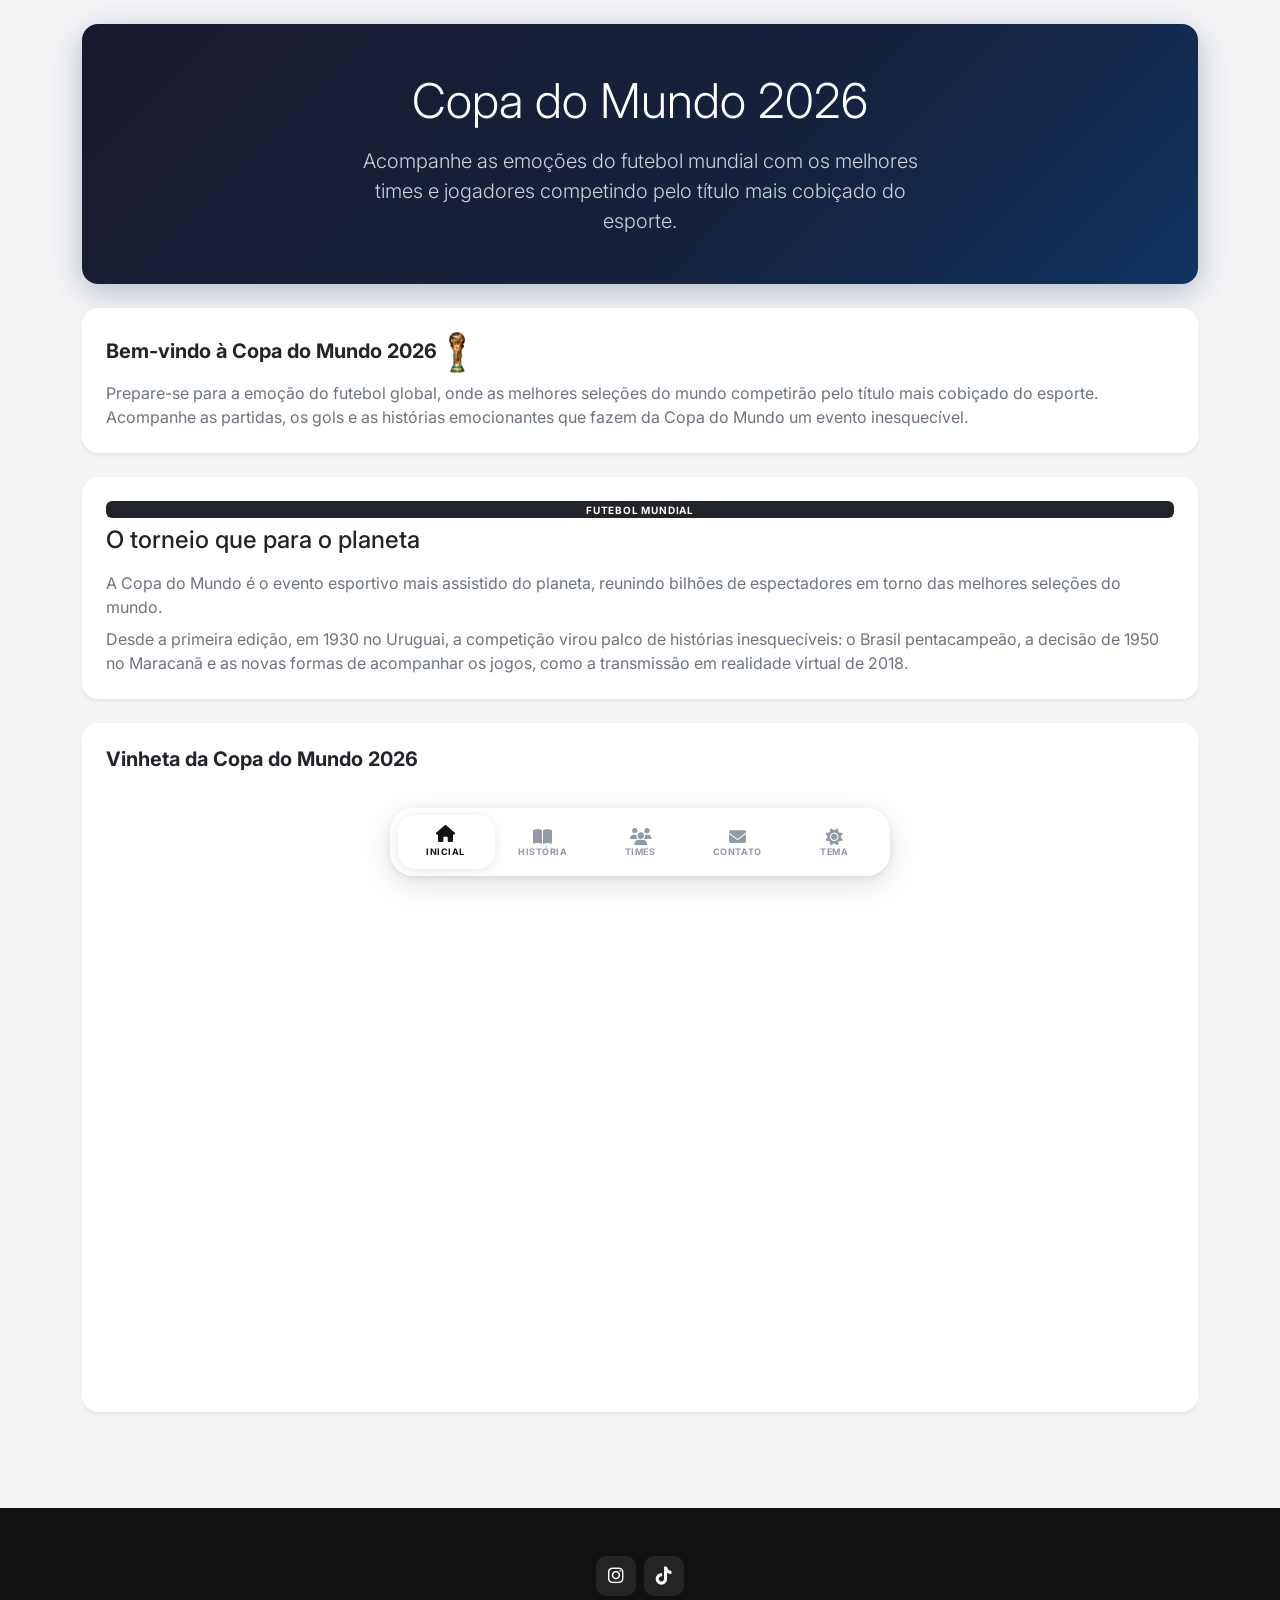
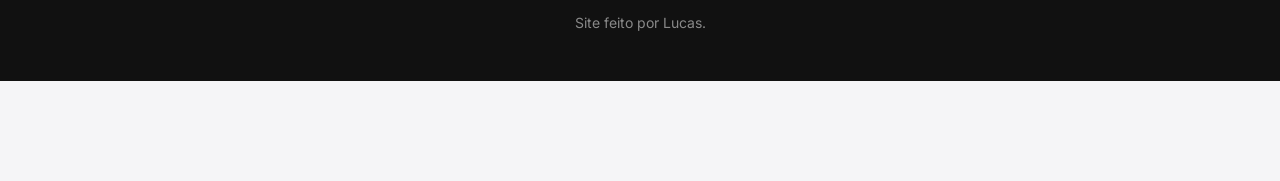
<file: index.html>
﻿<!DOCTYPE html>
<html lang="pt-br">
<head>
    <meta charset="UTF-8">
    <meta name="viewport" content="width=device-width, initial-scale=1.0">
    <title>Copa do Mundo 2026</title>
    <link rel="stylesheet" href="https://cdn.jsdelivr.net/npm/bootstrap@5.3.3/dist/css/bootstrap.min.css">
    <link rel="stylesheet" href="https://cdnjs.cloudflare.com/ajax/libs/font-awesome/6.5.2/css/all.min.css">
    <link href="https://fonts.googleapis.com/css2?family=Inter:wght@400;600;700;800&display=swap" rel="stylesheet">
    <link rel="stylesheet" href="style.css">
</head>
<body>

    <header>
        <nav class="liquid-nav" aria-label="Navegação principal">
            <ul class="liquid-nav__list">
                <span class="liquid-nav__indicator"></span>
                <li class="liquid-nav__item pre-active">
                    <a href="index.html" class="liquid-nav__link">
                        <span class="liquid-nav__icon"><i class="fa-solid fa-house"></i></span>
                        <span class="liquid-nav__label">Inicial</span>
                    </a>
                </li>
                <li class="liquid-nav__item">
                    <a href="historia.html" class="liquid-nav__link">
                        <span class="liquid-nav__icon"><i class="fa-solid fa-book-open"></i></span>
                        <span class="liquid-nav__label">História</span>
                    </a>
                </li>
                <li class="liquid-nav__item">
                    <a href="participantes.html" class="liquid-nav__link">
                        <span class="liquid-nav__icon"><i class="fa-solid fa-users"></i></span>
                        <span class="liquid-nav__label">Times</span>
                    </a>
                </li>
                <li class="liquid-nav__item">
                    <a href="contatos.html" class="liquid-nav__link">
                        <span class="liquid-nav__icon"><i class="fa-solid fa-envelope"></i></span>
                        <span class="liquid-nav__label">Contato</span>
                    </a>
                </li>
                <li class="liquid-nav__item">
                    <button class="liquid-nav__link theme-toggle" type="button" aria-label="Alterar tema">
                        <span class="liquid-nav__icon"><i class="fa-solid fa-sun"></i></span>
                        <span class="liquid-nav__label">Tema</span>
                    </button>
                </li>
            </ul>
        </nav>
    </header>

    <main class="container py-4 pb-5 mb-5">

        <div class="hero-banner rounded-4 text-white text-center p-5 mb-4">
            <h1 class="display-5 fw-black mb-3">Copa do Mundo 2026</h1>
            <p class="lead mb-0 mx-auto" style="max-width:560px;opacity:.8;">
                Acompanhe as emoções do futebol mundial com os melhores times e jogadores competindo pelo título mais cobiçado do esporte.
            </p>
        </div>

        <div class="card border-0 shadow-sm rounded-4 p-4 mb-4">
            <h2 class="h5 fw-bold mb-2">
                Bem-vindo à Copa do Mundo 2026
                <img src="img/R.png" alt="" width="22" class="ms-1">
            </h2>
            <p class="text-secondary mb-0">
                Prepare-se para a emoção do futebol global, onde as melhores seleções do mundo competirão pelo título mais cobiçado do esporte. Acompanhe as partidas, os gols e as histórias emocionantes que fazem da Copa do Mundo um evento inesquecível.
            </p>
        </div>

        <div class="card border-0 shadow-sm rounded-4 p-4 mb-4 info-card">
            <span class="badge bg-dark mb-2 text-uppercase" style="letter-spacing:.08em;font-size:10px;">Futebol Mundial</span>
            <h2 class="h4 fw-black mb-3">O torneio que para o planeta</h2>
            <p class="text-secondary mb-2">
                A Copa do Mundo é o evento esportivo mais assistido do planeta, reunindo bilhões de espectadores em torno das melhores seleções do mundo.
            </p>
            <p class="text-secondary mb-0">
                Desde a primeira edição, em 1930 no Uruguai, a competição virou palco de histórias inesquecíveis: o Brasil pentacampeão, a decisão de 1950 no Maracanã e as novas formas de acompanhar os jogos, como a transmissão em realidade virtual de 2018.
            </p>
        </div>

        <div class="card border-0 shadow-sm rounded-4 p-4">
            <h2 class="h5 fw-bold mb-3">Vinheta da Copa do Mundo 2026</h2>
            <div class="ratio ratio-16x9 rounded-3 overflow-hidden">
                <iframe src="https://www.youtube.com/embed/Y8CbMkfu-qU?si=FJ_qscVRclZ0ne6s"
                    title="YouTube video player"
                    allow="accelerometer; autoplay; clipboard-write; encrypted-media; gyroscope; picture-in-picture; web-share"
                    allowfullscreen></iframe>
            </div>
        </div>

    </main>

    <footer class="footer-custom text-white text-center py-5">
        <div class="d-flex justify-content-center gap-2 mb-3">
            <a href="https://www.instagram.com/elucas._07" class="social-btn" aria-label="Instagram"><i class="fa-brands fa-instagram"></i></a>
            <a href="https://www.tiktok.com/@elucas._07" class="social-btn" aria-label="TikTok"><i class="fa-brands fa-tiktok"></i></a>
        </div>
        <p class="mb-0 small opacity-50">Site feito por Lucas.</p>
    </footer>

    <script src="https://cdn.jsdelivr.net/npm/bootstrap@5.3.3/dist/js/bootstrap.bundle.min.js"></script>
    <script src="script.js"></script>
</body>
</html>
</file>
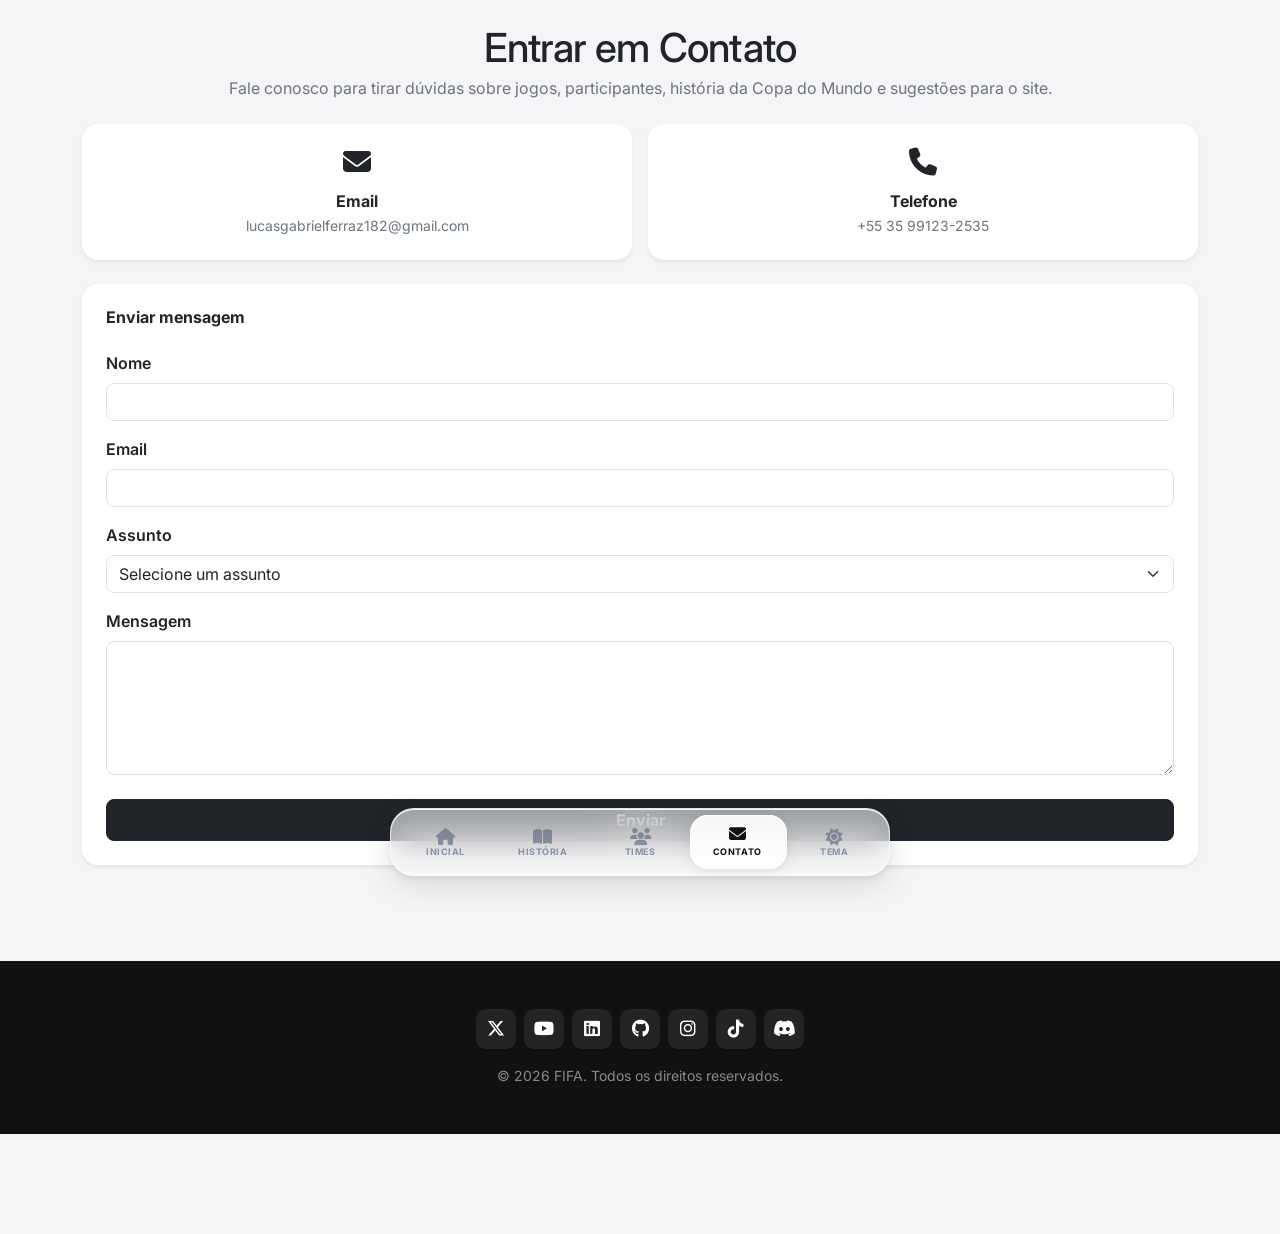
<file: contatos.html>
<!DOCTYPE html>
<html lang="pt-br">
<head>
    <meta charset="UTF-8">
    <meta name="viewport" content="width=device-width, initial-scale=1.0">
    <title>Contato – Copa do Mundo 2026</title>
    <link rel="stylesheet" href="https://cdn.jsdelivr.net/npm/bootstrap@5.3.3/dist/css/bootstrap.min.css">
    <link rel="stylesheet" href="https://cdnjs.cloudflare.com/ajax/libs/font-awesome/6.5.2/css/all.min.css">
    <link href="https://fonts.googleapis.com/css2?family=Inter:wght@400;600;700;800&display=swap" rel="stylesheet">
    <link rel="stylesheet" href="style.css">
</head>
<body>

    <header>
        <nav class="liquid-nav" aria-label="Navegação principal">
            <ul class="liquid-nav__list">
                <span class="liquid-nav__indicator"></span>
                <li class="liquid-nav__item">
                    <a href="index.html" class="liquid-nav__link">
                        <span class="liquid-nav__icon"><i class="fa-solid fa-house"></i></span>
                        <span class="liquid-nav__label">Inicial</span>
                    </a>
                </li>
                <li class="liquid-nav__item">
                    <a href="historia.html" class="liquid-nav__link">
                        <span class="liquid-nav__icon"><i class="fa-solid fa-book-open"></i></span>
                        <span class="liquid-nav__label">História</span>
                    </a>
                </li>
                <li class="liquid-nav__item">
                    <a href="participantes.html" class="liquid-nav__link">
                        <span class="liquid-nav__icon"><i class="fa-solid fa-users"></i></span>
                        <span class="liquid-nav__label">Times</span>
                    </a>
                </li>
                <li class="liquid-nav__item pre-active">
                    <a href="contatos.html" class="liquid-nav__link">
                        <span class="liquid-nav__icon"><i class="fa-solid fa-envelope"></i></span>
                        <span class="liquid-nav__label">Contato</span>
                    </a>
                </li>
                <li class="liquid-nav__item">
                    <button class="liquid-nav__link theme-toggle" type="button" aria-label="Alterar tema">
                        <span class="liquid-nav__icon"><i class="fa-solid fa-sun"></i></span>
                        <span class="liquid-nav__label">Tema</span>
                    </button>
                </li>
            </ul>
        </nav>
    </header>

    <main class="container py-4 pb-5 mb-5 d-flex flex-column gap-4">

        <div class="text-center">
            <h1 class="fw-black mb-1" style="letter-spacing:-0.02em;">Entrar em Contato</h1>
            <p class="text-secondary mb-0">Fale conosco para tirar dúvidas sobre jogos, participantes, história da Copa do Mundo e sugestões para o site.</p>
        </div>

        <div class="row g-3">
            <div class="col-sm-6">
                <div class="card border-0 shadow-sm rounded-4 p-4 text-center h-100">
                    <i class="fa-solid fa-envelope fs-3 mb-3"></i>
                    <h2 class="h6 fw-bold mb-1">Email</h2>
                    <p class="text-secondary small mb-0">lucasgabrielferraz182@gmail.com</p>
                </div>
            </div>
            <div class="col-sm-6">
                <div class="card border-0 shadow-sm rounded-4 p-4 text-center h-100">
                    <i class="fa-solid fa-phone fs-3 mb-3"></i>
                    <h2 class="h6 fw-bold mb-1">Telefone</h2>
                    <p class="text-secondary small mb-0">+55 35 99123-2535</p>
                </div>
            </div>
        </div>

        <div class="card border-0 shadow-sm rounded-4 p-4">
            <h2 class="h6 fw-bold mb-4">Enviar mensagem</h2>
            <form action="#" method="post">
                <div class="mb-3">
                    <label for="nome" class="form-label fw-semibold">Nome</label>
                    <input type="text" id="nome" name="nome" class="form-control rounded-3" required>
                </div>
                <div class="mb-3">
                    <label for="email" class="form-label fw-semibold">Email</label>
                    <input type="email" id="email" name="email" class="form-control rounded-3" required>
                </div>
                <div class="mb-3">
                    <label for="assunto" class="form-label fw-semibold">Assunto</label>
                    <select id="assunto" name="assunto" class="form-select rounded-3" required>
                        <option value="">Selecione um assunto</option>
                        <option value="jogos">Jogos e calendário</option>
                        <option value="participantes">Seleções participantes</option>
                        <option value="historia">História da Copa</option>
                        <option value="sugestao">Sugestão para o site</option>
                    </select>
                </div>
                <div class="mb-4">
                    <label for="mensagem" class="form-label fw-semibold">Mensagem</label>
                    <textarea id="mensagem" name="mensagem" rows="5" class="form-control rounded-3" required></textarea>
                </div>
                <button type="submit" class="btn btn-dark w-100 rounded-3 py-2 fw-bold">
                    Enviar
                </button>
            </form>
        </div>

    </main>

    <footer class="footer-custom text-white text-center py-5">
        <div class="d-flex justify-content-center flex-wrap gap-2 mb-3">
            <a href="#" class="social-btn" aria-label="X"><i class="fa-brands fa-x-twitter"></i></a>
            <a href="#" class="social-btn" aria-label="YouTube"><i class="fa-brands fa-youtube"></i></a>
            <a href="#" class="social-btn" aria-label="LinkedIn"><i class="fa-brands fa-linkedin"></i></a>
            <a href="#" class="social-btn" aria-label="GitHub"><i class="fa-brands fa-github"></i></a>
            <a href="#" class="social-btn" aria-label="Instagram"><i class="fa-brands fa-instagram"></i></a>
            <a href="#" class="social-btn" aria-label="TikTok"><i class="fa-brands fa-tiktok"></i></a>
            <a href="#" class="social-btn" aria-label="Discord"><i class="fa-brands fa-discord"></i></a>
        </div>
        <p class="mb-0 small opacity-50">&copy; 2026 FIFA. Todos os direitos reservados.</p>
    </footer>

    <script src="https://cdn.jsdelivr.net/npm/bootstrap@5.3.3/dist/js/bootstrap.bundle.min.js"></script>
    <script src="script.js"></script>
</body>
</html>
</file>
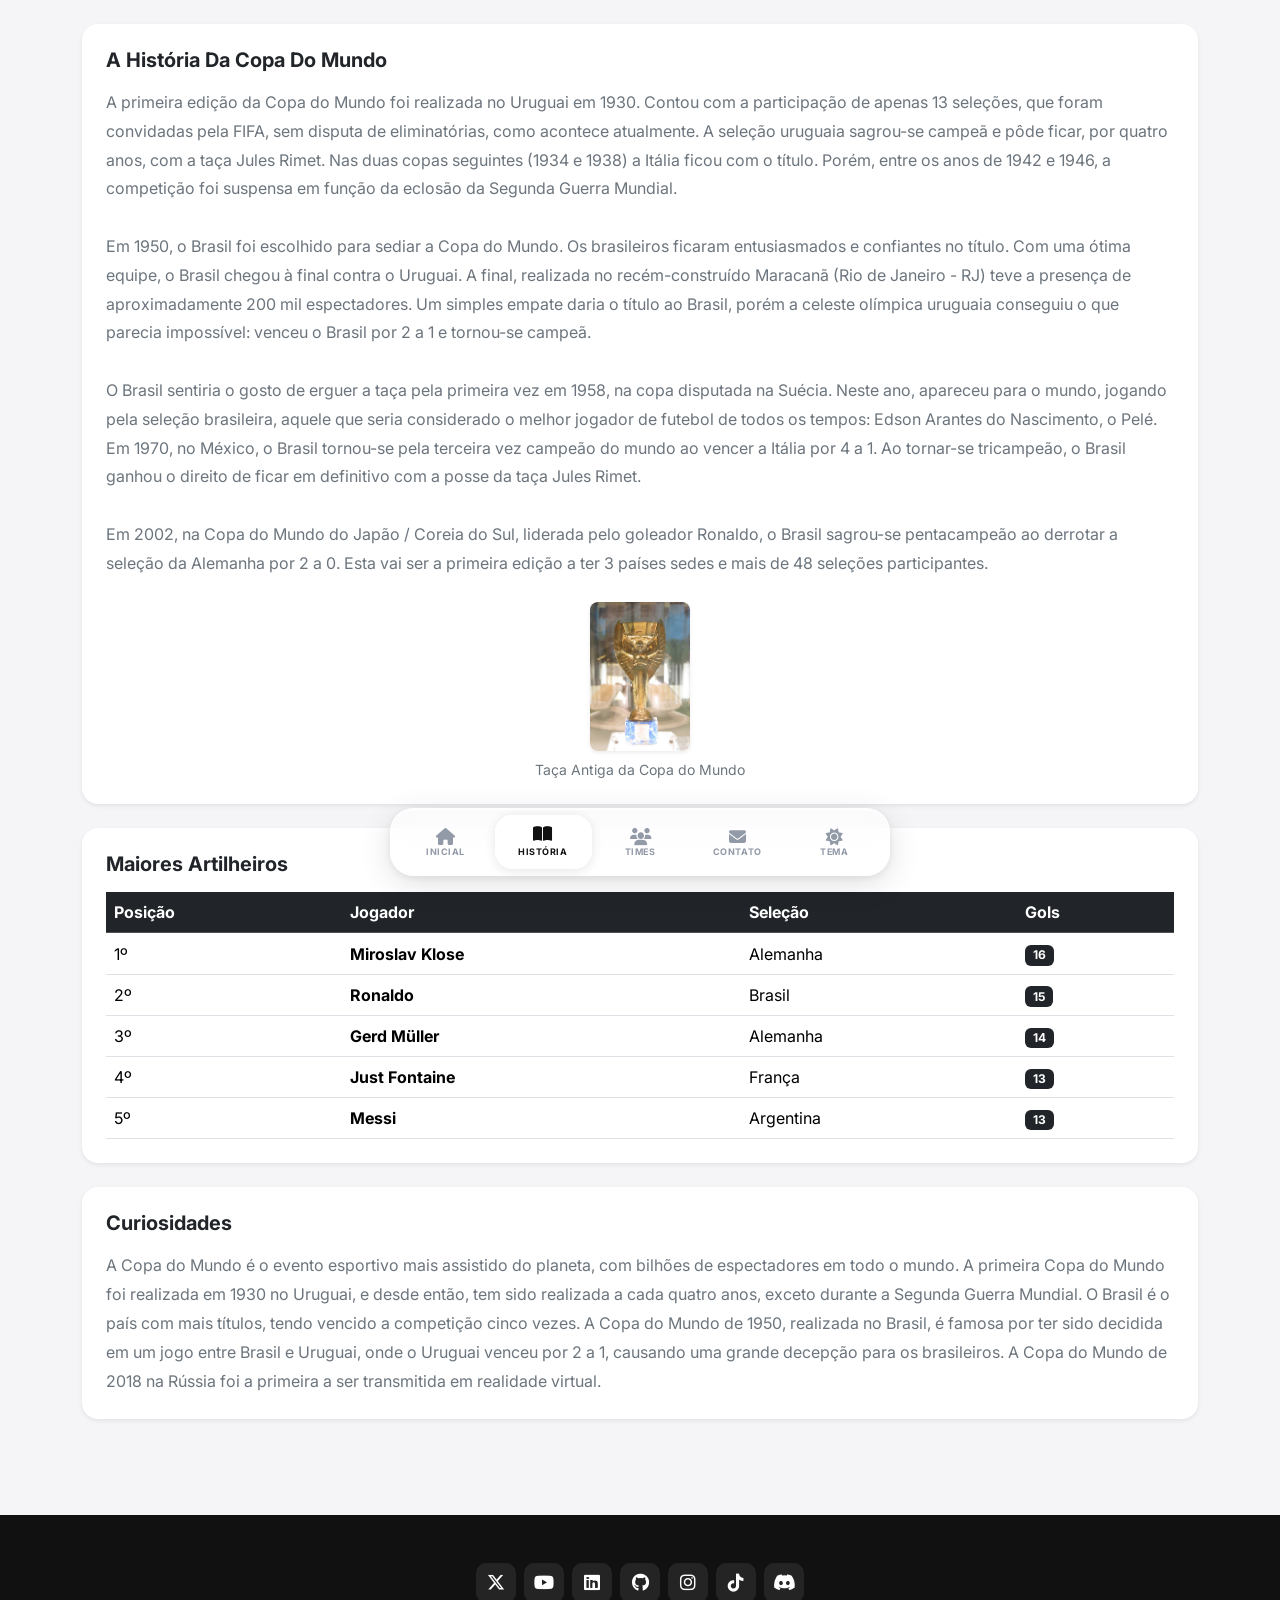
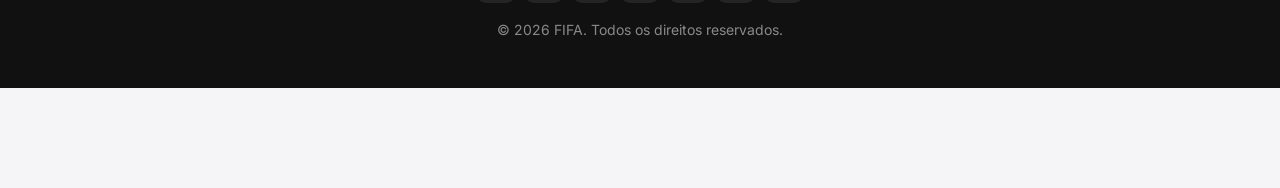
<file: historia.html>
﻿<!DOCTYPE html>
<html lang="pt-br">
<head>
    <meta charset="UTF-8">
    <meta name="viewport" content="width=device-width, initial-scale=1.0">
    <title>História – Copa do Mundo 2026</title>
    <link rel="stylesheet" href="https://cdn.jsdelivr.net/npm/bootstrap@5.3.3/dist/css/bootstrap.min.css">
    <link rel="stylesheet" href="https://cdnjs.cloudflare.com/ajax/libs/font-awesome/6.5.2/css/all.min.css">
    <link href="https://fonts.googleapis.com/css2?family=Inter:wght@400;600;700;800&display=swap" rel="stylesheet">
    <link rel="stylesheet" href="style.css">
</head>
<body>

    <header>
        <nav class="liquid-nav" aria-label="Navegação principal">
            <ul class="liquid-nav__list">
                <span class="liquid-nav__indicator"></span>
                <li class="liquid-nav__item">
                    <a href="index.html" class="liquid-nav__link">
                        <span class="liquid-nav__icon"><i class="fa-solid fa-house"></i></span>
                        <span class="liquid-nav__label">Inicial</span>
                    </a>
                </li>
                <li class="liquid-nav__item pre-active">
                    <a href="historia.html" class="liquid-nav__link">
                        <span class="liquid-nav__icon"><i class="fa-solid fa-book-open"></i></span>
                        <span class="liquid-nav__label">História</span>
                    </a>
                </li>
                <li class="liquid-nav__item">
                    <a href="participantes.html" class="liquid-nav__link">
                        <span class="liquid-nav__icon"><i class="fa-solid fa-users"></i></span>
                        <span class="liquid-nav__label">Times</span>
                    </a>
                </li>
                <li class="liquid-nav__item">
                    <a href="contatos.html" class="liquid-nav__link">
                        <span class="liquid-nav__icon"><i class="fa-solid fa-envelope"></i></span>
                        <span class="liquid-nav__label">Contato</span>
                    </a>
                </li>
                <li class="liquid-nav__item">
                    <button class="liquid-nav__link theme-toggle" type="button" aria-label="Alterar tema">
                        <span class="liquid-nav__icon"><i class="fa-solid fa-sun"></i></span>
                        <span class="liquid-nav__label">Tema</span>
                    </button>
                </li>
            </ul>
        </nav>
    </header>

    <main class="container py-4 pb-5 mb-5 d-flex flex-column gap-4">

        <div class="card border-0 shadow-sm rounded-4 p-4">
            <h1 class="h5 fw-bold mb-3 text-capitalize">A história da Copa do Mundo</h1>
            <p class="text-secondary mb-0" style="line-height:1.8;">
                A primeira edição da Copa do Mundo foi realizada no Uruguai em 1930. Contou com a participação de apenas 13 seleções, que foram convidadas pela FIFA, sem disputa de eliminatórias, como acontece atualmente. A seleção uruguaia sagrou-se campeã e pôde ficar, por quatro anos, com a taça Jules Rimet. Nas duas copas seguintes (1934 e 1938) a Itália ficou com o título. Porém, entre os anos de 1942 e 1946, a competição foi suspensa em função da eclosão da Segunda Guerra Mundial.
                <br><br>
                Em 1950, o Brasil foi escolhido para sediar a Copa do Mundo. Os brasileiros ficaram entusiasmados e confiantes no título. Com uma ótima equipe, o Brasil chegou à final contra o Uruguai. A final, realizada no recém-construído Maracanã (Rio de Janeiro - RJ) teve a presença de aproximadamente 200 mil espectadores. Um simples empate daria o título ao Brasil, porém a celeste olímpica uruguaia conseguiu o que parecia impossível: venceu o Brasil por 2 a 1 e tornou-se campeã.
                <br><br>
                O Brasil sentiria o gosto de erguer a taça pela primeira vez em 1958, na copa disputada na Suécia. Neste ano, apareceu para o mundo, jogando pela seleção brasileira, aquele que seria considerado o melhor jogador de futebol de todos os tempos: Edson Arantes do Nascimento, o Pelé. Em 1970, no México, o Brasil tornou-se pela terceira vez campeão do mundo ao vencer a Itália por 4 a 1. Ao tornar-se tricampeão, o Brasil ganhou o direito de ficar em definitivo com a posse da taça Jules Rimet.
                <br><br>
                Em 2002, na Copa do Mundo do Japão / Coreia do Sul, liderada pelo goleador Ronaldo, o Brasil sagrou-se pentacampeão ao derrotar a seleção da Alemanha por 2 a 0. Esta vai ser a primeira edição a ter 3 países sedes e mais de 48 seleções participantes.
            </p>
            <div class="text-center mt-4">
                <img src="img/Taça-Jules-Rimet.jpg" alt="Taça Jules Rimet" class="rounded-3 shadow-sm" style="width:100px;">
                <p class="text-secondary small mt-2 mb-0">Taça Antiga da Copa do Mundo</p>
            </div>
        </div>

        <div class="card border-0 shadow-sm rounded-4 p-4">
            <h2 class="h5 fw-bold mb-3">Maiores Artilheiros</h2>
            <div class="table-responsive">
                <table class="table table-hover align-middle mb-0">
                    <thead class="table-dark">
                        <tr>
                            <th>Posição</th>
                            <th>Jogador</th>
                            <th>Seleção</th>
                            <th>Gols</th>
                        </tr>
                    </thead>
                    <tbody>
                        <tr>
                            <td>1º</td>
                            <td><strong>Miroslav Klose</strong></td>
                            <td>Alemanha</td>
                            <td><span class="badge bg-dark">16</span></td>
                        </tr>
                        <tr>
                            <td>2º</td>
                            <td><strong>Ronaldo</strong></td>
                            <td>Brasil</td>
                            <td><span class="badge bg-dark">15</span></td>
                        </tr>
                        <tr>
                            <td>3º</td>
                            <td><strong>Gerd Müller</strong></td>
                            <td>Alemanha</td>
                            <td><span class="badge bg-dark">14</span></td>
                        </tr>
                        <tr>
                            <td>4º</td>
                            <td><strong>Just Fontaine</strong></td>
                            <td>França</td>
                            <td><span class="badge bg-dark">13</span></td>
                        </tr>
                        <tr>
                            <td>5º</td>
                            <td><strong>Messi</strong></td>
                            <td>Argentina</td>
                            <td><span class="badge bg-dark">13</span></td>
                        </tr>
                    </tbody>
                </table>
            </div>
        </div>

        <div class="card border-0 shadow-sm rounded-4 p-4">
            <h2 class="h5 fw-bold mb-3">Curiosidades</h2>
            <p class="text-secondary mb-0" style="line-height:1.8;">
                A Copa do Mundo é o evento esportivo mais assistido do planeta, com bilhões de espectadores em todo o mundo. A primeira Copa do Mundo foi realizada em 1930 no Uruguai, e desde então, tem sido realizada a cada quatro anos, exceto durante a Segunda Guerra Mundial. O Brasil é o país com mais títulos, tendo vencido a competição cinco vezes. A Copa do Mundo de 1950, realizada no Brasil, é famosa por ter sido decidida em um jogo entre Brasil e Uruguai, onde o Uruguai venceu por 2 a 1, causando uma grande decepção para os brasileiros. A Copa do Mundo de 2018 na Rússia foi a primeira a ser transmitida em realidade virtual.
            </p>
        </div>

    </main>

    <footer class="footer-custom text-white text-center py-5">
        <div class="d-flex justify-content-center flex-wrap gap-2 mb-3">
            <a href="#" class="social-btn" aria-label="X"><i class="fa-brands fa-x-twitter"></i></a>
            <a href="#" class="social-btn" aria-label="YouTube"><i class="fa-brands fa-youtube"></i></a>
            <a href="#" class="social-btn" aria-label="LinkedIn"><i class="fa-brands fa-linkedin"></i></a>
            <a href="#" class="social-btn" aria-label="GitHub"><i class="fa-brands fa-github"></i></a>
            <a href="#" class="social-btn" aria-label="Instagram"><i class="fa-brands fa-instagram"></i></a>
            <a href="#" class="social-btn" aria-label="TikTok"><i class="fa-brands fa-tiktok"></i></a>
            <a href="#" class="social-btn" aria-label="Discord"><i class="fa-brands fa-discord"></i></a>
        </div>
        <p class="mb-0 small opacity-50">&copy; 2026 FIFA. Todos os direitos reservados.</p>
    </footer>

    <script src="https://cdn.jsdelivr.net/npm/bootstrap@5.3.3/dist/js/bootstrap.bundle.min.js"></script>
    <script src="script.js"></script>
</body>
</html>
</file>
<file: style.css>
﻿body {
    font-family: 'Inter', sans-serif;
    background-color: #f5f5f7;
    -webkit-font-smoothing: antialiased;
    padding-bottom: 100px;
}

.hero-banner {
    background: linear-gradient(135deg, #1a1a2e 0%, #16213e 60%, #0f3460 100%);
    box-shadow: 0 8px 32px rgba(15, 52, 96, 0.3);
}

.team-flag {
    width: 90px;
    height: 60px;
    object-fit: contain;
    display: block;
}

.team-card {
    transition: transform 0.2s ease, box-shadow 0.2s ease;
}

.team-card:hover {
    transform: translateY(-4px);
    box-shadow: 0 12px 28px rgba(0,0,0,0.13) !important;
}

.footer-custom {
    background-color: #111111;
}

.social-btn {
    display: inline-grid;
    place-items: center;
    width: 40px;
    height: 40px;
    color: #fff;
    text-decoration: none;
    font-size: 18px;
    border-radius: 10px;
    background-color: rgba(255,255,255,0.08);
    transition: background-color 0.2s ease, transform 0.2s ease;
}

.social-btn:hover {
    background-color: rgba(255,255,255,0.18);
    color: #fff;
    transform: translateY(-3px);
}

.liquid-nav {
    position: fixed;
    bottom: 24px;
    left: 50%;
    transform: translateX(-50%);
    z-index: 100;
    width: min(94vw, 500px);
}

.liquid-nav__list {
    position: relative;
    display: flex;
    align-items: center;
    list-style: none;
    margin: 0;
    padding: 6px;
    height: 68px;
    background: rgba(255, 255, 255, 0.55);
    backdrop-filter: blur(20px) saturate(180%);
    -webkit-backdrop-filter: blur(20px) saturate(180%);
    border-radius: 24px;
    border: 1px solid rgba(255, 255, 255, 0.7);
    box-shadow:
        0 8px 32px rgba(0, 0, 0, 0.12),
        0 2px 8px rgba(0, 0, 0, 0.08),
        inset 0 1px 0 rgba(255, 255, 255, 0.9);
    overflow: visible;
}

.liquid-nav__indicator {
    position: absolute;
    top: 6px;
    left: 6px;
    height: calc(100% - 12px);
    border-radius: 18px;
    background: rgba(255, 255, 255, 0.9);
    box-shadow:
        0 2px 12px rgba(0, 0, 0, 0.1),
        inset 0 1px 0 rgba(255, 255, 255, 1);
    transition: left 0.4s cubic-bezier(0.34, 1.56, 0.64, 1),
                width 0.4s cubic-bezier(0.34, 1.56, 0.64, 1);
    pointer-events: none;
    z-index: 0;
}

.liquid-nav__item {
    position: relative;
    flex: 1;
    display: flex;
    justify-content: center;
    align-items: center;
    height: 100%;
    cursor: pointer;
    z-index: 1;
    border-radius: 18px;
}

.liquid-nav__link {
    display: flex;
    flex-direction: column;
    align-items: center;
    justify-content: center;
    gap: 2px;
    width: 100%;
    height: 100%;
    background: transparent;
    border: none;
    cursor: pointer;
    text-decoration: none;
    font-family: inherit;
    padding: 0;
    position: relative;
}

.liquid-nav__icon {
    display: flex;
    align-items: center;
    justify-content: center;
    font-size: 17px;
    line-height: 1;
    color: rgba(100, 110, 130, 0.7);
    transition: color 0.3s ease, transform 0.4s cubic-bezier(0.34, 1.56, 0.64, 1);
    will-change: transform;
}

.liquid-nav__label {
    font-size: 9px;
    font-weight: 700;
    letter-spacing: 0.06em;
    text-transform: uppercase;
    color: rgba(100, 110, 130, 0.7);
    white-space: nowrap;
    line-height: 1;
    transition: color 0.3s ease;
}

.liquid-nav__item.pre-active .liquid-nav__icon,
.liquid-nav__item.active .liquid-nav__icon {
    color: #111111;
    transform: translateY(-3px);
}

.liquid-nav__item.pre-active .liquid-nav__label,
.liquid-nav__item.active .liquid-nav__label {
    color: #111111;
}

.liquid-nav__item.is-clicking .liquid-nav__icon {
    animation: nav-bounce 0.5s cubic-bezier(0.34, 1.56, 0.64, 1);
}

@keyframes nav-bounce {
    0%   { transform: translateY(-3px) scale(1); }
    30%  { transform: translateY(-8px) scale(1.2); }
    60%  { transform: translateY(-1px) scale(0.9); }
    100% { transform: translateY(-3px) scale(1); }
}

.theme-toggle {
    background: transparent;
    border: none;
    cursor: pointer;
    padding: 0;
    font-family: inherit;
    width: 100%;
    height: 100%;
}

body.dark-theme {
    background-color: #0d0d0f;
    color: #f0f0f0;
}

body.dark-theme .card {
    background-color: #1c1c1e !important;
    border-color: #2c2c2e !important;
    color: #f0f0f0;
}

body.dark-theme .text-secondary {
    color: #aaaaaa !important;
}

body.dark-theme .table {
    color: #cccccc;
    --bs-table-hover-bg: #252528;
    --bs-table-border-color: #2c2c2e;
}

body.dark-theme .table-dark th {
    background-color: #2c2c2e;
}

body.dark-theme .form-control,
body.dark-theme .form-select {
    background-color: #1c1c1e;
    border-color: #3a3a3c;
    color: #f0f0f0;
}

body.dark-theme .form-control:focus,
body.dark-theme .form-select:focus {
    background-color: #1c1c1e;
    color: #f0f0f0;
    border-color: #f0f0f0;
    box-shadow: 0 0 0 3px rgba(240,240,240,0.08);
}

body.dark-theme .form-label {
    color: #cccccc;
}

body.dark-theme .liquid-nav__list {
    background: rgba(28, 28, 30, 0.75);
    border-color: rgba(255, 255, 255, 0.1);
    box-shadow:
        0 8px 32px rgba(0, 0, 0, 0.5),
        0 2px 8px rgba(0, 0, 0, 0.3),
        inset 0 1px 0 rgba(255, 255, 255, 0.08);
}

body.dark-theme .liquid-nav__indicator {
    background: rgba(60, 60, 65, 0.9);
    box-shadow: 0 2px 12px rgba(0, 0, 0, 0.3), inset 0 1px 0 rgba(255, 255, 255, 0.1);
}

body.dark-theme .liquid-nav__item.pre-active .liquid-nav__icon,
body.dark-theme .liquid-nav__item.active .liquid-nav__icon,
body.dark-theme .liquid-nav__item.pre-active .liquid-nav__label,
body.dark-theme .liquid-nav__item.active .liquid-nav__label {
    color: #f0f0f0;
}

body.dark-theme .footer-custom {
    background-color: #0a0a0a;
}
</file>
